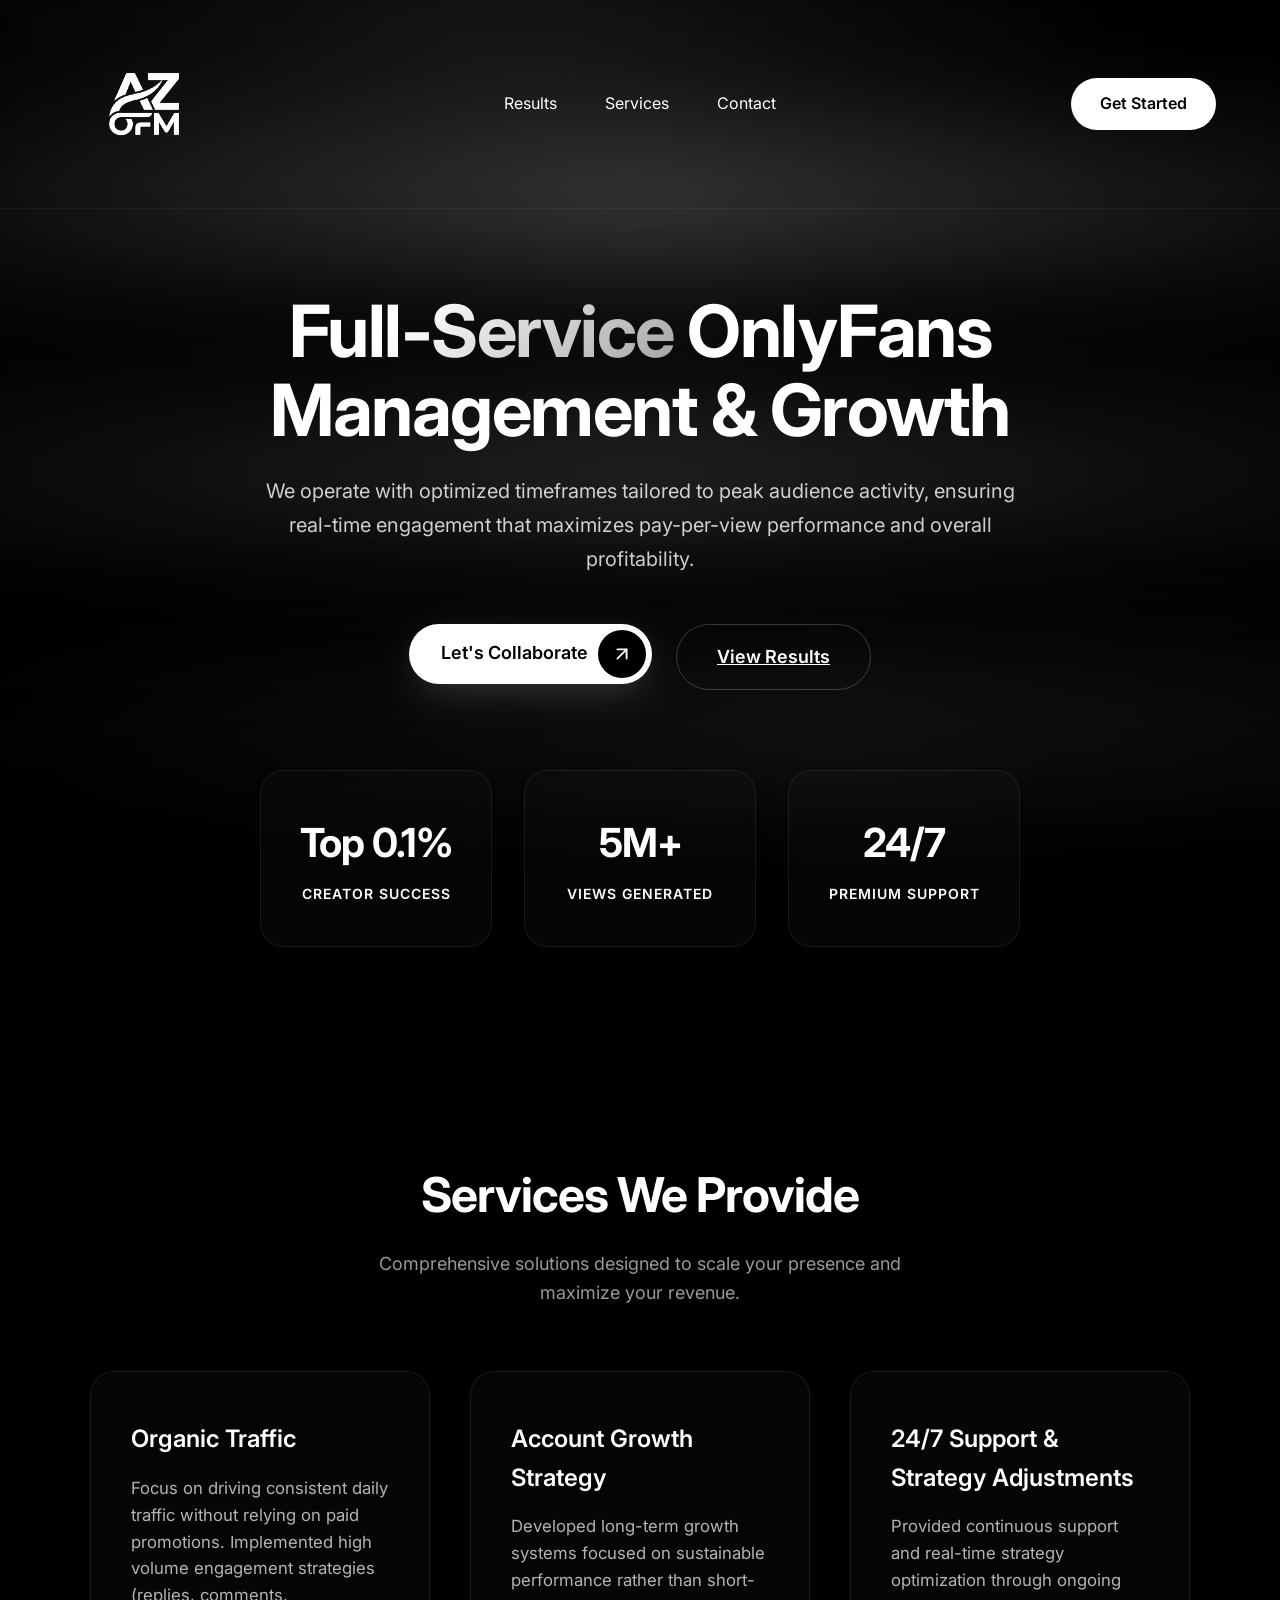
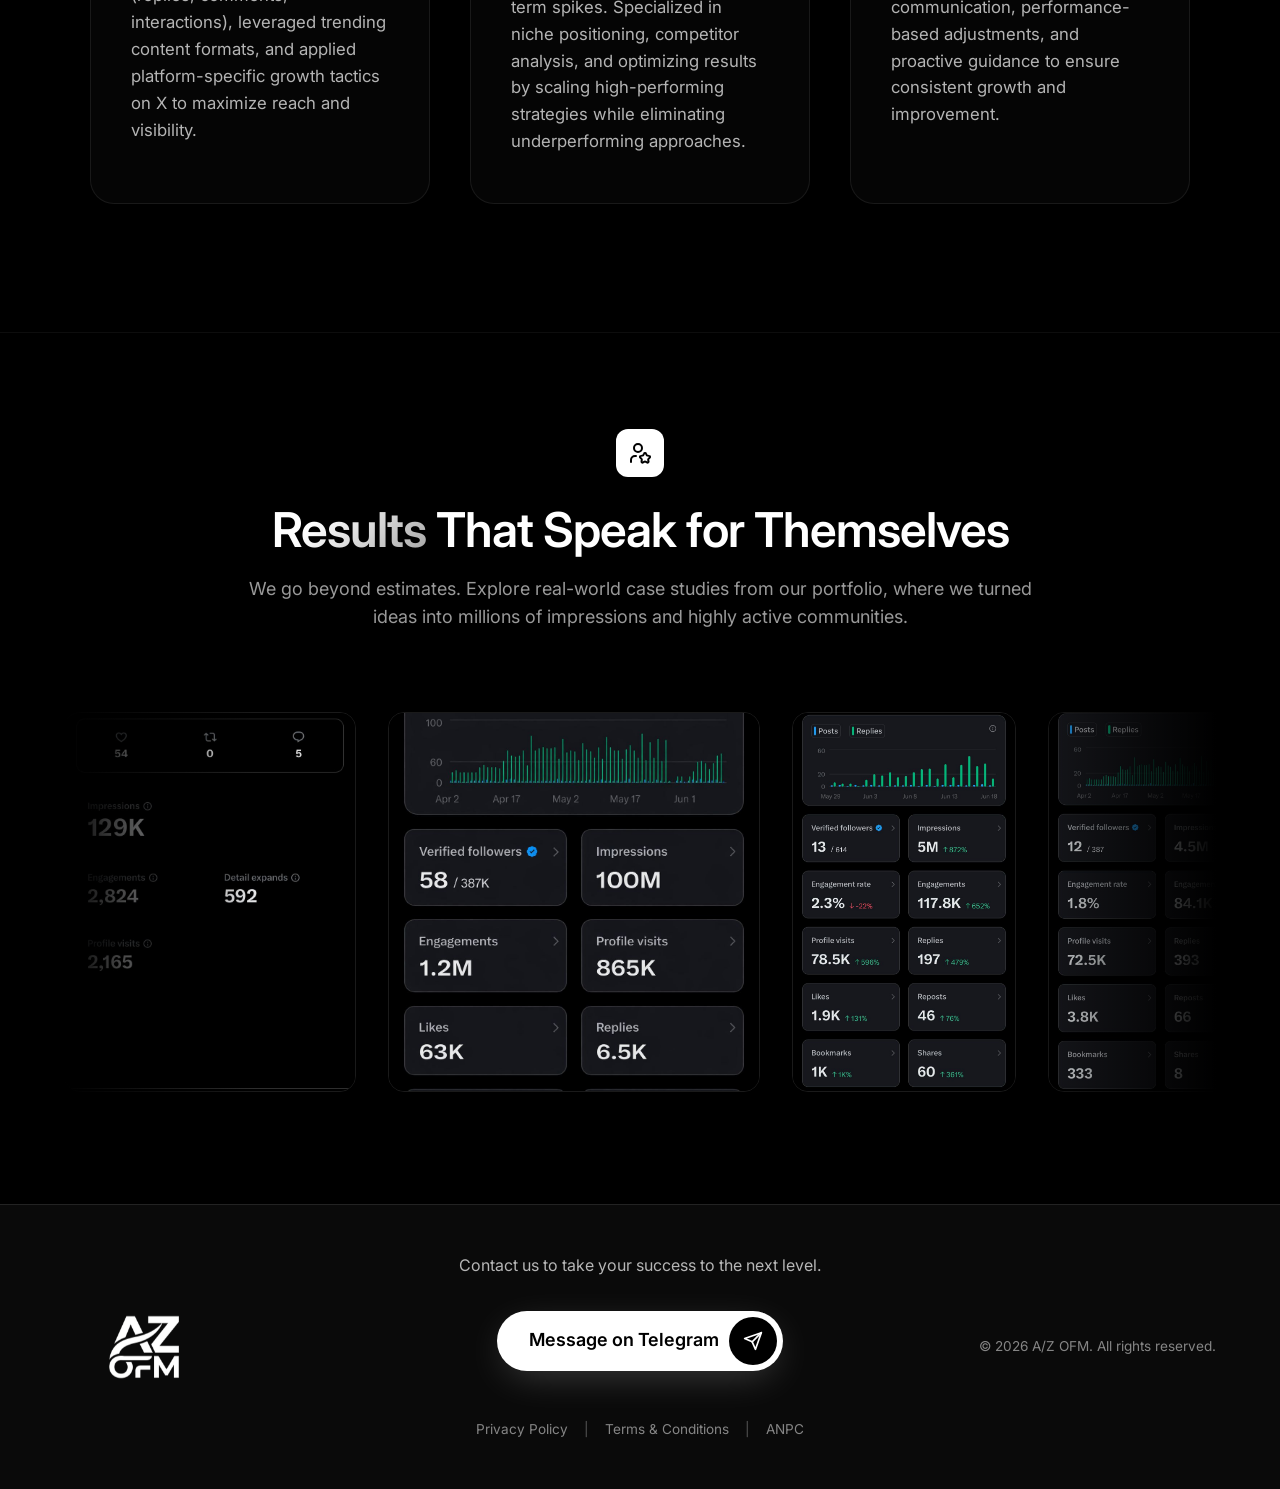
<file: index.html>
<!DOCTYPE html>
<html lang="ro">
<head>
    <meta charset="UTF-8">
    <meta name="viewport" content="width=device-width, initial-scale=1.0">
    <title>A/Z OFM - Financial Engineering</title>
    <link href="https://fonts.googleapis.com/css2?family=Inter:wght@300;400;600&display=swap" rel="stylesheet">
    <link rel="stylesheet" href="style.css">
</head>
<body>
    <!-- Ethereal Beams Background CSS -->
    <div class="ethereal-beams">
        <div class="beam beam-1"></div>
        <div class="beam beam-2"></div>
        <div class="beam beam-3"></div>
        <div class="beam beam-4"></div>
    </div>

    <!-- Absolute Logo to fix CSS Blend Mode Transparency -->
    <div class="logo-absolute">
        <a href="#"><img src="user_logo_black.png" alt="A/Z OFM Logo"></a>
    </div>

    <!-- Navbar -->
    <nav class="navbar">
        <div class="logo-spacer"></div>
        <ul class="nav-links">
            <li><a href="#results" class="nav-link">Results</a></li>
            <li><a href="#services" class="nav-link">Services</a></li>
            <li><a href="#contact" class="nav-link">Contact</a></li>
        </ul>
        <div class="nav-action">
            <a href="#contact" class="btn-primary btn-rounded">Get Started</a>
        </div>
    </nav>

    <!-- Hero Section (Ethereal Template Layout) -->
    <section class="hero">
        <div class="hero-content mx-auto">
            
            <!-- Main Heading cu textul dorit -->
            <h1 class="hero-title">
                <span class="gradient-text">Full-Service</span> OnlyFans<br>
                Management & Growth
            </h1>
            
            <!-- Subtitle cu textul dorit -->
            <p>We operate with optimized timeframes tailored to peak audience activity, ensuring real-time engagement that maximizes pay-per-view performance and overall profitability.</p>

            <!-- CTA Buttons -->
            <div class="hero-buttons">
                <a href="#contact" class="btn-animated-icon shadow-glow">
                    <span class="btn-text">Let's Collaborate</span>
                    <div class="btn-icon">
                        <svg xmlns="http://www.w3.org/2000/svg" width="22" height="22" viewBox="0 0 24 24" fill="none" stroke="currentColor" stroke-width="2" stroke-linecap="round" stroke-linejoin="round"><line x1="7" y1="17" x2="17" y2="7"></line><polyline points="7 7 17 7 17 17"></polyline></svg>
                    </div>
                </a>
                <a href="#results" class="btn-outline btn-lg">View Results</a>
            </div>

            <!-- Stats under the text -->
            <div class="hero-stats">
                <div class="stat-item">
                    <div class="stat-value">Top 0.1%</div>
                    <div class="stat-label">Creator Success</div>
                </div>
                <div class="stat-item">
                    <div class="stat-value">5M+</div>
                    <div class="stat-label">Views Generated</div>
                </div>
                <div class="stat-item">
                    <div class="stat-value">24/7</div>
                    <div class="stat-label">Premium Support</div>
                </div>
            </div>
            
        </div>
    </section>
    <div class="overlay-gradient"></div>

    <!-- Services -->
    <section id="services" class="services">
        <h2>Services We Provide</h2>
        <p class="section-subtitle">Comprehensive solutions designed to scale your presence and maximize your revenue.</p>
        <div class="service-grid">
            <div class="service-card">
                <h3>Organic Traffic</h3>
                <p>Focus on driving consistent daily traffic without relying on paid promotions. Implemented high volume engagement strategies (replies, comments, interactions), leveraged trending content formats, and applied platform-specific growth tactics on X to maximize reach and visibility.</p>
            </div>
            <div class="service-card">
                <h3>Account Growth Strategy</h3>
                <p>Developed long-term growth systems focused on sustainable performance rather than short-term spikes. Specialized in niche positioning, competitor analysis, and optimizing results by scaling high-performing strategies while eliminating underperforming approaches.</p>
            </div>
            <div class="service-card">
                <h3>24/7 Support & Strategy Adjustments</h3>
                <p>Provided continuous support and real-time strategy optimization through ongoing communication, performance-based adjustments, and proactive guidance to ensure consistent growth and improvement.</p>
            </div>
        </div>
    </section>

    <!-- Demonstrated Analytics & Growth (Marquee) -->
    <section id="results" class="marquee-section">
        <div class="marquee-header">
            <div class="header-icon">
                <svg xmlns="http://www.w3.org/2000/svg" width="24" height="24" viewBox="0 0 24 24" fill="none" stroke="currentColor" stroke-width="2" stroke-linecap="round" stroke-linejoin="round" class="lucide lucide-user-star"><path d="M16.051 12.616a1 1 0 0 1 1.909.024l.737 1.452a1 1 0 0 0 .737.535l1.634.256a1 1 0 0 1 .588 1.806l-1.172 1.168a1 1 0 0 0-.282.866l.259 1.613a1 1 0 0 1-1.541 1.134l-1.465-.75a1 1 0 0 0-.912 0l-1.465.75a1 1 0 0 1-1.539-1.133l.258-1.613a1 1 0 0 0-.282-.866l-1.156-1.153a1 1 0 0 1 .572-1.822l1.633-.256a1 1 0 0 0 .737-.535z"/><path d="M8 15H7a4 4 0 0 0-4 4v2"/><circle cx="10" cy="7" r="4"/></svg>
            </div>
            <h2><span class="gradient-text">Results</span> That Speak for Themselves</h2>
            <p>We go beyond estimates. Explore real-world case studies from our portfolio, where we turned ideas into millions of impressions and highly active communities.</p>
        </div>

        <div class="marquee-wrapper">
            <div class="fade-left"></div>
            <div class="fade-right"></div>
            
            <div class="marquee-track">
                <!-- Group 1 -->
                <div class="marquee-content shadow-glow">
                    <img src="WhatsApp Image 2026-03-30 at 13.10.12.jpeg" alt="Analytics View 1">
                    <img src="WhatsApp Image 2026-03-30 at 13.10.13 (1).jpeg" alt="Analytics View 2">
                    <img src="WhatsApp Image 2026-03-30 at 13.10.13 (2).jpeg" alt="Analytics View 3">
                    <img src="WhatsApp Image 2026-03-30 at 13.10.13.jpeg" alt="Analytics View 4">
                    <img src="WhatsApp Image 2026-03-30 at 13.10.14 (1).jpeg" alt="Analytics View 5">
                    <img src="WhatsApp Image 2026-03-30 at 13.10.14 (2).jpeg" alt="Analytics View 6">
                    <img src="WhatsApp Image 2026-03-30 at 13.10.14.jpeg" alt="Analytics View 7">
                </div>
                <!-- Group 2 (Duplicate for loop) -->
                <div class="marquee-content shadow-glow" aria-hidden="true">
                    <img src="WhatsApp Image 2026-03-30 at 13.10.12.jpeg" alt="Analytics View 1">
                    <img src="WhatsApp Image 2026-03-30 at 13.10.13 (1).jpeg" alt="Analytics View 2">
                    <img src="WhatsApp Image 2026-03-30 at 13.10.13 (2).jpeg" alt="Analytics View 3">
                    <img src="WhatsApp Image 2026-03-30 at 13.10.13.jpeg" alt="Analytics View 4">
                    <img src="WhatsApp Image 2026-03-30 at 13.10.14 (1).jpeg" alt="Analytics View 5">
                    <img src="WhatsApp Image 2026-03-30 at 13.10.14 (2).jpeg" alt="Analytics View 6">
                    <img src="WhatsApp Image 2026-03-30 at 13.10.14.jpeg" alt="Analytics View 7">
                </div>
            </div>
        </div>
    </section>

    <!-- Footer -->
    <footer id="contact">
        <div class="footer-logo-container">
            <img src="user_logo_black.png" alt="A/Z OFM Logo" class="footer-logo">
        </div>
        <div class="footer-content">
            <p>Contact us to take your success to the next level.</p>
            <div class="social-links mt-4">
                <a href="https://t.me/azofm04" target="_blank" rel="noopener noreferrer" class="btn-animated-icon shadow-glow">
                    <span class="btn-text">Message on Telegram</span>
                    <div class="btn-icon">
                        <svg xmlns="http://www.w3.org/2000/svg" width="20" height="20" viewBox="0 0 24 24" fill="none" stroke="currentColor" stroke-width="2" stroke-linecap="round" stroke-linejoin="round"><path d="m22 2-7 20-4-9-9-4Z"></path><path d="M22 2 11 13"></path></svg>
                    </div>
                </a>
            </div>
            <div class="legal-links mt-6">
                <a href="#">Privacy Policy</a>
                <span class="mx-2 opacity-50">|</span>
                <a href="#">Terms & Conditions</a>
                <span class="mx-2 opacity-50">|</span>
                <a href="https://anpc.ro/" target="_blank" rel="noopener noreferrer">ANPC</a>
            </div>
        </div>
        <div class="footer-right">
            <span class="copyright-text">&copy; 2026 A/Z OFM. All rights reserved.</span>
        </div>
    </footer>
</body>
</html>
</file>
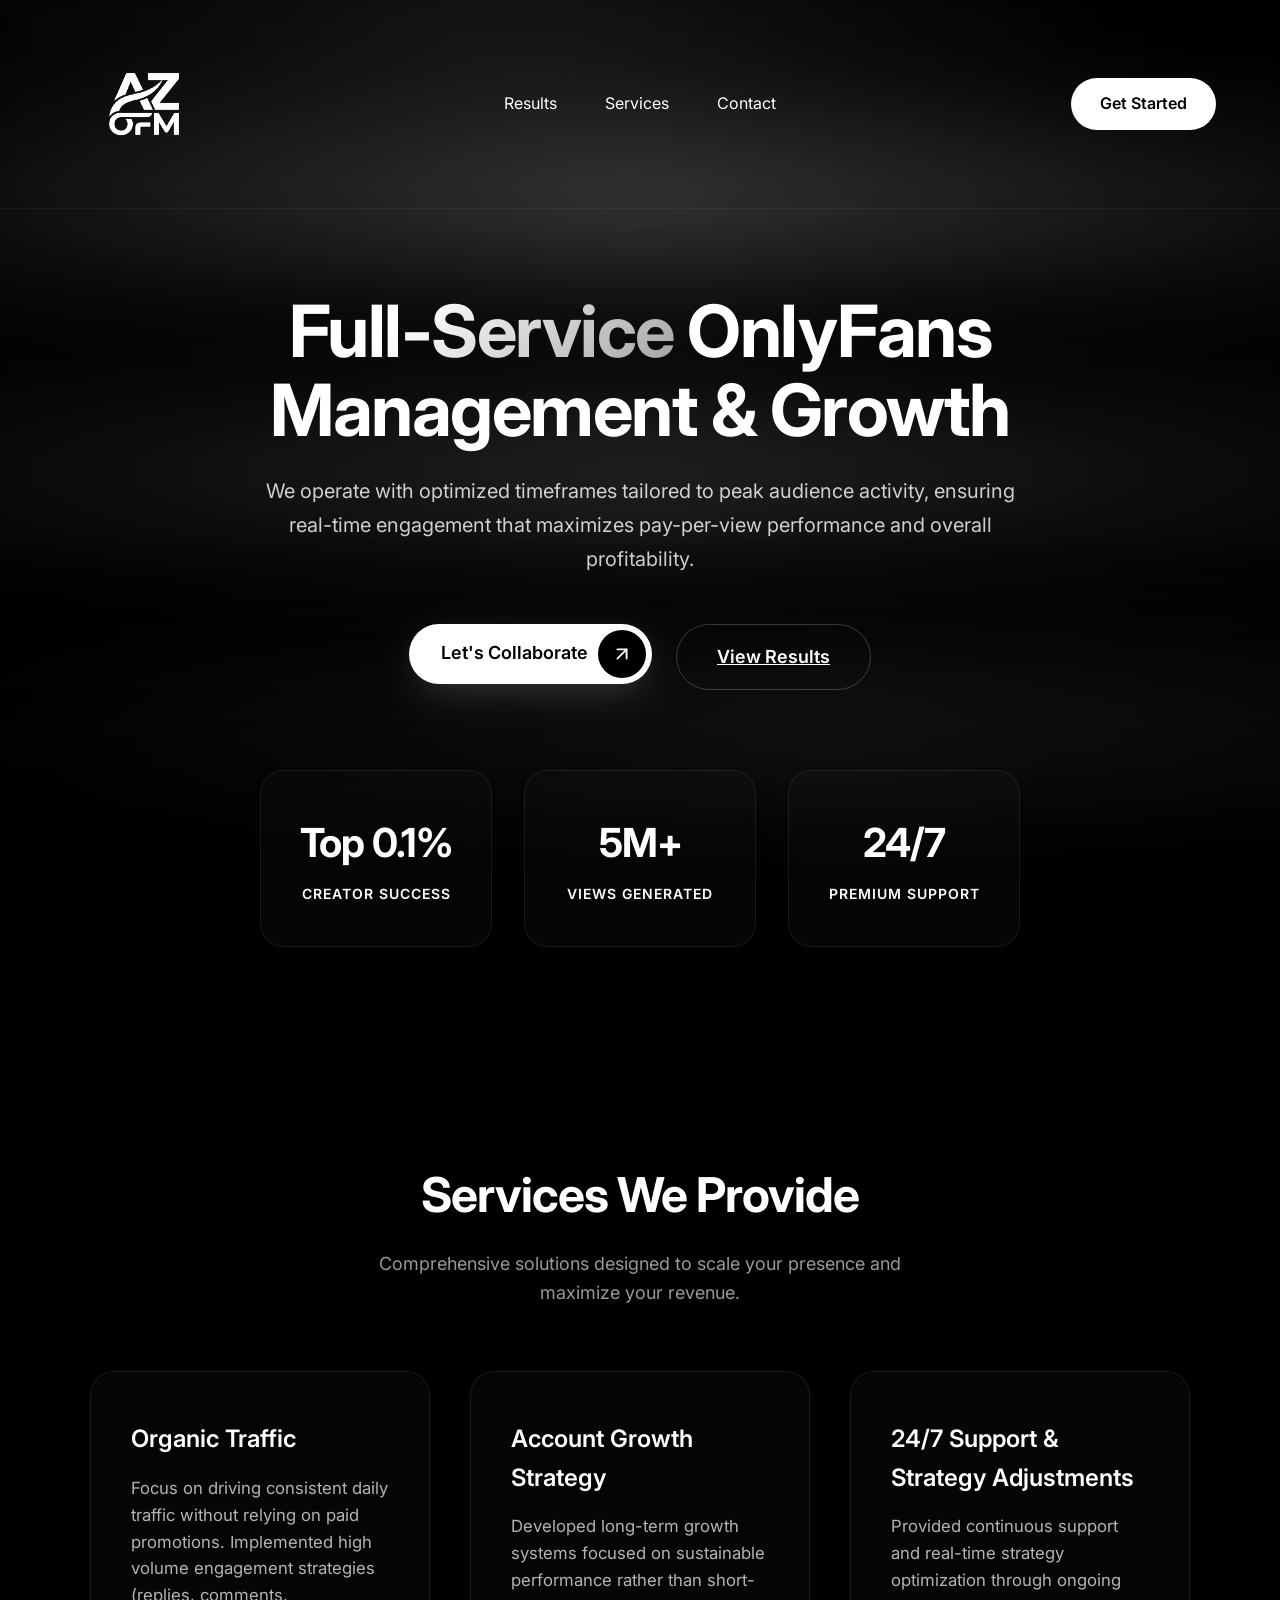
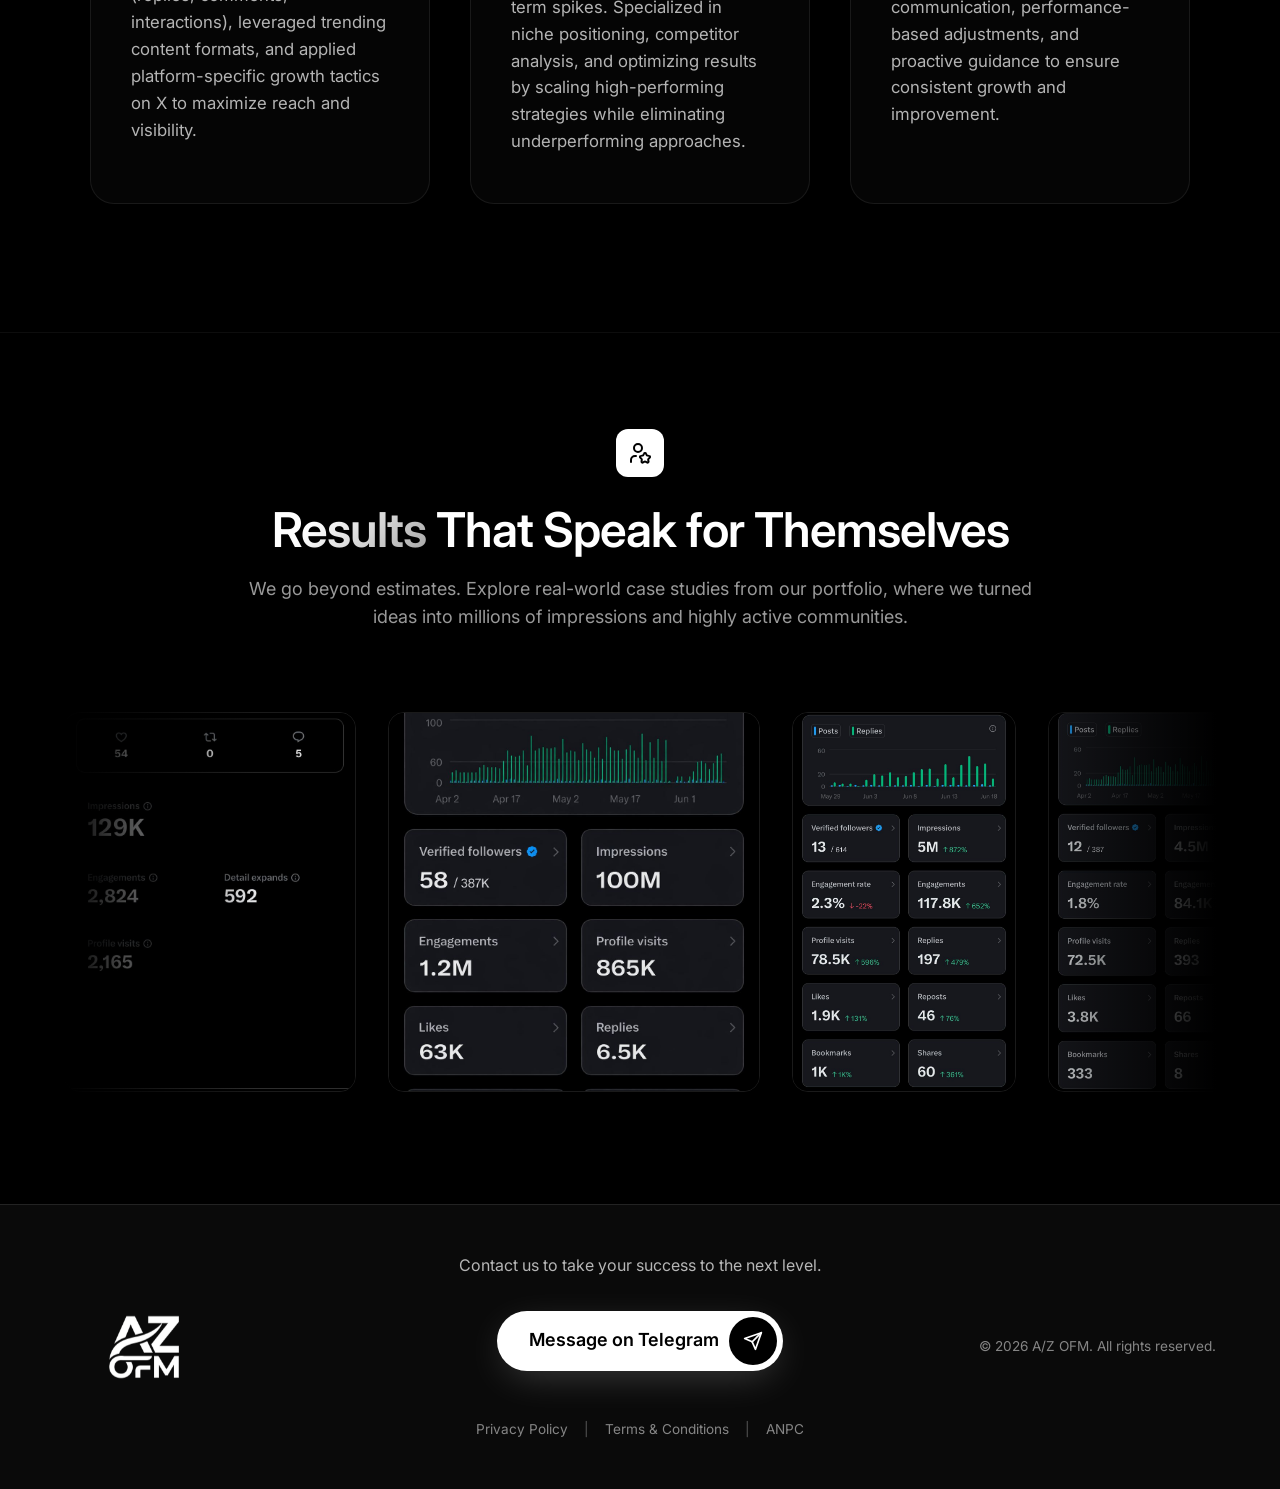
<file: OF Agency/index.html>
<!DOCTYPE html>
<html lang="ro">
<head>
    <meta charset="UTF-8">
    <meta name="viewport" content="width=device-width, initial-scale=1.0">
    <title>A/Z OFM - Financial Engineering</title>
    <link href="https://fonts.googleapis.com/css2?family=Inter:wght@300;400;600&display=swap" rel="stylesheet">
    <link rel="stylesheet" href="style.css">
</head>
<body>
    <!-- Ethereal Beams Background CSS -->
    <div class="ethereal-beams">
        <div class="beam beam-1"></div>
        <div class="beam beam-2"></div>
        <div class="beam beam-3"></div>
        <div class="beam beam-4"></div>
    </div>

    <!-- Absolute Logo to fix CSS Blend Mode Transparency -->
    <div class="logo-absolute">
        <a href="#"><img src="user_logo_black.png" alt="A/Z OFM Logo"></a>
    </div>

    <!-- Navbar -->
    <nav class="navbar">
        <div class="logo-spacer"></div>
        <ul class="nav-links">
            <li><a href="#results" class="nav-link">Results</a></li>
            <li><a href="#services" class="nav-link">Services</a></li>
            <li><a href="#contact" class="nav-link">Contact</a></li>
        </ul>
        <div class="nav-action">
            <a href="#contact" class="btn-primary btn-rounded">Get Started</a>
        </div>
    </nav>

    <!-- Hero Section (Ethereal Template Layout) -->
    <section class="hero">
        <div class="hero-content mx-auto">
            
            <!-- Main Heading cu textul dorit -->
            <h1 class="hero-title">
                <span class="gradient-text">Full-Service</span> OnlyFans<br>
                Management & Growth
            </h1>
            
            <!-- Subtitle cu textul dorit -->
            <p>We operate with optimized timeframes tailored to peak audience activity, ensuring real-time engagement that maximizes pay-per-view performance and overall profitability.</p>

            <!-- CTA Buttons -->
            <div class="hero-buttons">
                <a href="#contact" class="btn-animated-icon shadow-glow">
                    <span class="btn-text">Let's Collaborate</span>
                    <div class="btn-icon">
                        <svg xmlns="http://www.w3.org/2000/svg" width="22" height="22" viewBox="0 0 24 24" fill="none" stroke="currentColor" stroke-width="2" stroke-linecap="round" stroke-linejoin="round"><line x1="7" y1="17" x2="17" y2="7"></line><polyline points="7 7 17 7 17 17"></polyline></svg>
                    </div>
                </a>
                <a href="#results" class="btn-outline btn-lg">View Results</a>
            </div>

            <!-- Stats under the text -->
            <div class="hero-stats">
                <div class="stat-item">
                    <div class="stat-value">Top 0.1%</div>
                    <div class="stat-label">Creator Success</div>
                </div>
                <div class="stat-item">
                    <div class="stat-value">5M+</div>
                    <div class="stat-label">Views Generated</div>
                </div>
                <div class="stat-item">
                    <div class="stat-value">24/7</div>
                    <div class="stat-label">Premium Support</div>
                </div>
            </div>
            
        </div>
    </section>
    <div class="overlay-gradient"></div>

    <!-- Services -->
    <section id="services" class="services">
        <h2>Services We Provide</h2>
        <p class="section-subtitle">Comprehensive solutions designed to scale your presence and maximize your revenue.</p>
        <div class="service-grid">
            <div class="service-card">
                <h3>Organic Traffic</h3>
                <p>Focus on driving consistent daily traffic without relying on paid promotions. Implemented high volume engagement strategies (replies, comments, interactions), leveraged trending content formats, and applied platform-specific growth tactics on X to maximize reach and visibility.</p>
            </div>
            <div class="service-card">
                <h3>Account Growth Strategy</h3>
                <p>Developed long-term growth systems focused on sustainable performance rather than short-term spikes. Specialized in niche positioning, competitor analysis, and optimizing results by scaling high-performing strategies while eliminating underperforming approaches.</p>
            </div>
            <div class="service-card">
                <h3>24/7 Support & Strategy Adjustments</h3>
                <p>Provided continuous support and real-time strategy optimization through ongoing communication, performance-based adjustments, and proactive guidance to ensure consistent growth and improvement.</p>
            </div>
        </div>
    </section>

    <!-- Demonstrated Analytics & Growth (Marquee) -->
    <section id="results" class="marquee-section">
        <div class="marquee-header">
            <div class="header-icon">
                <svg xmlns="http://www.w3.org/2000/svg" width="24" height="24" viewBox="0 0 24 24" fill="none" stroke="currentColor" stroke-width="2" stroke-linecap="round" stroke-linejoin="round" class="lucide lucide-user-star"><path d="M16.051 12.616a1 1 0 0 1 1.909.024l.737 1.452a1 1 0 0 0 .737.535l1.634.256a1 1 0 0 1 .588 1.806l-1.172 1.168a1 1 0 0 0-.282.866l.259 1.613a1 1 0 0 1-1.541 1.134l-1.465-.75a1 1 0 0 0-.912 0l-1.465.75a1 1 0 0 1-1.539-1.133l.258-1.613a1 1 0 0 0-.282-.866l-1.156-1.153a1 1 0 0 1 .572-1.822l1.633-.256a1 1 0 0 0 .737-.535z"/><path d="M8 15H7a4 4 0 0 0-4 4v2"/><circle cx="10" cy="7" r="4"/></svg>
            </div>
            <h2><span class="gradient-text">Results</span> That Speak for Themselves</h2>
            <p>We go beyond estimates. Explore real-world case studies from our portfolio, where we turned ideas into millions of impressions and highly active communities.</p>
        </div>

        <div class="marquee-wrapper">
            <div class="fade-left"></div>
            <div class="fade-right"></div>
            
            <div class="marquee-track">
                <!-- Group 1 -->
                <div class="marquee-content shadow-glow">
                    <img src="WhatsApp Image 2026-03-30 at 13.10.12.jpeg" alt="Analytics View 1">
                    <img src="WhatsApp Image 2026-03-30 at 13.10.13 (1).jpeg" alt="Analytics View 2">
                    <img src="WhatsApp Image 2026-03-30 at 13.10.13 (2).jpeg" alt="Analytics View 3">
                    <img src="WhatsApp Image 2026-03-30 at 13.10.13.jpeg" alt="Analytics View 4">
                    <img src="WhatsApp Image 2026-03-30 at 13.10.14 (1).jpeg" alt="Analytics View 5">
                    <img src="WhatsApp Image 2026-03-30 at 13.10.14 (2).jpeg" alt="Analytics View 6">
                    <img src="WhatsApp Image 2026-03-30 at 13.10.14.jpeg" alt="Analytics View 7">
                </div>
                <!-- Group 2 (Duplicate for loop) -->
                <div class="marquee-content shadow-glow" aria-hidden="true">
                    <img src="WhatsApp Image 2026-03-30 at 13.10.12.jpeg" alt="Analytics View 1">
                    <img src="WhatsApp Image 2026-03-30 at 13.10.13 (1).jpeg" alt="Analytics View 2">
                    <img src="WhatsApp Image 2026-03-30 at 13.10.13 (2).jpeg" alt="Analytics View 3">
                    <img src="WhatsApp Image 2026-03-30 at 13.10.13.jpeg" alt="Analytics View 4">
                    <img src="WhatsApp Image 2026-03-30 at 13.10.14 (1).jpeg" alt="Analytics View 5">
                    <img src="WhatsApp Image 2026-03-30 at 13.10.14 (2).jpeg" alt="Analytics View 6">
                    <img src="WhatsApp Image 2026-03-30 at 13.10.14.jpeg" alt="Analytics View 7">
                </div>
            </div>
        </div>
    </section>

    <!-- Footer -->
    <footer id="contact">
        <div class="footer-logo-container">
            <img src="user_logo_black.png" alt="A/Z OFM Logo" class="footer-logo">
        </div>
        <div class="footer-content">
            <p>Contact us to take your success to the next level.</p>
            <div class="social-links mt-4">
                <a href="https://t.me/stefanostf" target="_blank" rel="noopener noreferrer" class="btn-animated-icon shadow-glow">
                    <span class="btn-text">Message on Telegram</span>
                    <div class="btn-icon">
                        <svg xmlns="http://www.w3.org/2000/svg" width="20" height="20" viewBox="0 0 24 24" fill="none" stroke="currentColor" stroke-width="2" stroke-linecap="round" stroke-linejoin="round"><path d="m22 2-7 20-4-9-9-4Z"></path><path d="M22 2 11 13"></path></svg>
                    </div>
                </a>
            </div>
            <div class="legal-links mt-6">
                <a href="#">Privacy Policy</a>
                <span class="mx-2 opacity-50">|</span>
                <a href="#">Terms & Conditions</a>
                <span class="mx-2 opacity-50">|</span>
                <a href="https://anpc.ro/" target="_blank" rel="noopener noreferrer">ANPC</a>
            </div>
        </div>
        <div class="footer-right">
            <span class="copyright-text">&copy; 2026 A/Z OFM. All rights reserved.</span>
        </div>
    </footer>
</body>
</html>
</file>
<file: style.css>
:root {
    --bg-color: #000000;
    --text-color: #ffffff;
    --accent-color: #ffffff;
    --card-bg: #0a0a0a;
    --transition-speed: 0.3s;
}

* {
    margin: 0;
    padding: 0;
    box-sizing: border-box;
}

body {
    font-family: 'Inter', sans-serif;
    background-color: var(--bg-color);
    color: var(--text-color);
    line-height: 1.6;
    scroll-behavior: smooth;
}

/* Ethereal Beams Background */
.ethereal-beams {
    position: fixed;
    top: 0;
    left: 0;
    width: 100vw;
    height: 100vh;
    z-index: -5;
    overflow: hidden;
    background-color: #000000;
}

.beam {
    position: absolute;
    width: 150vw;
    height: 15vh;
    background: linear-gradient(90deg, transparent, rgba(255, 255, 255, 0.4), transparent);
    filter: blur(60px);
    opacity: 0.6;
    animation: drift 15s infinite alternate ease-in-out;
    transform-origin: center;
}

.beam-1 {
    top: 15%;
    left: -25%;
    animation-name: drift-1;
    animation-duration: 18s;
}

.beam-2 {
    top: 45%;
    right: -25%;
    background: linear-gradient(90deg, transparent, rgba(220, 220, 225, 0.3), transparent);
    animation-name: drift-2;
    animation-duration: 22s;
}

.beam-3 {
    top: 75%;
    left: -10%;
    background: linear-gradient(90deg, transparent, rgba(255, 255, 255, 0.25), transparent);
    animation-name: drift-3;
    animation-duration: 25s;
}

.beam-4 {
    top: -10%;
    right: 10%;
    width: 100vw;
    height: 25vh;
    background: linear-gradient(90deg, transparent, rgba(255, 255, 255, 0.15), transparent);
    animation-name: drift-4;
    animation-duration: 30s;
}

@keyframes drift-1 {
    0% { transform: translateY(0) rotate(35deg) scale(1); opacity: 0.3; }
    100% { transform: translateY(-100px) rotate(45deg) scale(1.2); opacity: 0.6; }
}
@keyframes drift-2 {
    0% { transform: translateY(0) rotate(-35deg) scale(1); opacity: 0.2; }
    100% { transform: translateY(150px) rotate(-25deg) scale(1.3); opacity: 0.5; }
}
@keyframes drift-3 {
    0% { transform: translateY(0) rotate(15deg) scale(1); opacity: 0.4; }
    100% { transform: translateY(-120px) rotate(5deg) scale(1.1); opacity: 0.2; }
}
@keyframes drift-4 {
    0% { transform: translateY(0) rotate(60deg) scale(1); opacity: 0.1; }
    100% { transform: translateY(200px) rotate(45deg) scale(1.5); opacity: 0.4; }
}

/* Navbar */
.navbar {
    display: grid;
    grid-template-columns: 1fr auto 1fr;
    align-items: center;
    padding: 1.5rem 5%;
    background-color: transparent;
    backdrop-filter: blur(8px);
    -webkit-backdrop-filter: blur(8px);
    position: sticky;
    top: 0;
    z-index: 100;
    border-bottom: 1px solid rgba(255, 255, 255, 0.05);
}

.logo-spacer {
    width: 200px;
    height: 160px;
}

.logo-absolute {
    position: fixed;
    top: 1.5rem;
    left: 5%;
    z-index: 105;
    mix-blend-mode: screen;
}

.logo-absolute img {
    height: 160px; 
    object-fit: contain;
    filter: brightness(1.2);
}

.nav-links {
    list-style: none;
    display: flex;
    gap: 3rem;
    align-items: center;
    justify-self: center;
}

.nav-links a {
    color: var(--text-color);
    text-decoration: none;
    font-weight: 400;
    transition: color var(--transition-speed);
}

.nav-links a:hover {
    color: var(--accent-color);
}

.nav-action {
    justify-self: end;
}

/* Buttons */
.btn-primary {
    background-color: var(--text-color);
    color: var(--bg-color);
    padding: 0.8rem 1.8rem;
    border-radius: 4px;
    font-weight: 600;
    text-decoration: none;
    transition: all var(--transition-speed);
    display: inline-block;
}

.btn-rounded {
    border-radius: 50px;
}

.btn-primary:hover {
    background-color: #e0e0e0;
    color: var(--bg-color);
    transform: translateY(-2px);
}

.mt-4 { margin-top: 2rem; }

/* Hero Section Ethereal Template Styles */
.hero {
    display: flex;
    align-items: center;
    justify-content: center;
    min-height: calc(100vh - 80px);
    text-align: center;
    padding: 2rem 5%;
    position: relative;
    z-index: 10;
}

.hero-content {
    max-width: 900px;
    margin: 0 auto;
    display: flex;
    flex-direction: column;
    align-items: center;
}

.hero-badge {
    display: inline-flex;
    align-items: center;
    background-color: rgba(255, 255, 255, 0.05);
    backdrop-filter: blur(10px);
    border: 1px solid rgba(255, 255, 255, 0.1);
    color: rgba(255, 255, 255, 0.9);
    padding: 0.5rem 1.2rem;
    border-radius: 50px;
    font-size: 0.875rem;
    margin-bottom: 2rem;
}

.icon-star {
    margin-right: 0.5rem;
    color: #ffffff;
}

.gradient-text {
    background: linear-gradient(135deg, #ffffff 30%, #a3a3a3 100%);
    -webkit-background-clip: text;
    background-clip: text;
    -webkit-text-fill-color: transparent;
    display: inline-block;
}

.hero h1 {
    font-size: 4.5rem;
    font-weight: 700;
    margin-bottom: 1.5rem;
    letter-spacing: -1.5px;
    line-height: 1.1;
}

.hero p {
    font-size: 1.25rem;
    font-weight: 400;
    color: rgba(255, 255, 255, 0.8);
    max-width: 760px;
    margin: 0 auto 3rem auto;
    line-height: 1.7;
}

.hero-buttons {
    display: flex;
    gap: 1.5rem;
    margin-bottom: 5rem;
    flex-wrap: wrap;
    justify-content: center;
}

.btn-lg {
    padding: 1.125rem 2.5rem;
    font-size: 1.125rem;
    border-radius: 50px;
    display: inline-flex;
    align-items: center;
    font-weight: 600;
    transition: all var(--transition-speed);
}

.shadow-glow {
    box-shadow: 0 10px 40px -10px rgba(255, 255, 255, 0.25);
}

.btn-animated-icon {
    position: relative;
    display: inline-flex;
    align-items: center;
    background-color: #ffffff; /* full white */
    color: #000000; /* text black */
    font-size: 1.125rem;
    font-weight: 600;
    height: 60px;
    border-radius: 50px;
    padding: 6px 64px 6px 32px; 
    transition: all 0.5s cubic-bezier(0.4, 0, 0.2, 1);
    overflow: hidden;
    text-decoration: none;
    cursor: pointer;
}

.btn-animated-icon:hover {
    padding: 6px 32px 6px 64px; 
}

.btn-animated-icon .btn-text {
    position: relative;
    z-index: 10;
    transition: all 0.5s cubic-bezier(0.4, 0, 0.2, 1);
}

.btn-animated-icon .btn-icon {
    position: absolute;
    right: 6px;
    width: 48px;
    height: 48px;
    background-color: #000000; /* black inner circle */
    color: #ffffff; /* white icon */
    border-radius: 50%;
    display: flex;
    align-items: center;
    justify-content: center;
    transition: all 0.5s cubic-bezier(0.4, 0, 0.2, 1);
}

.btn-animated-icon:hover .btn-icon {
    right: calc(100% - 54px);
    transform: rotate(45deg);
}

.btn-outline {
    background-color: transparent;
    border: 1px solid rgba(255, 255, 255, 0.2);
    color: var(--text-color);
}

.btn-outline:hover {
    background-color: rgba(255, 255, 255, 0.1);
    border-color: rgba(255, 255, 255, 0.3);
}

.hero-stats {
    display: grid;
    grid-template-columns: repeat(3, 1fr);
    gap: 2rem;
    width: 100%;
    max-width: 900px;
    margin: 0 auto;
}

.stat-item {
    text-align: center;
    padding: 2.5rem 2rem;
    background: rgba(255, 255, 255, 0.02);
    border: 1px solid rgba(255, 255, 255, 0.08);
    border-radius: 24px;
    backdrop-filter: blur(10px);
    transition: transform var(--transition-speed), border-color var(--transition-speed), box-shadow var(--transition-speed);
}

.stat-item:hover {
    transform: translateY(-5px);
    border-color: rgba(255, 255, 255, 0.4);
    box-shadow: 0 10px 30px -10px rgba(255, 255, 255, 0.1);
}

.stat-value {
    font-size: 2.5rem;
    font-weight: 700;
    color: #ffffff;
    margin-bottom: 0.5rem;
    letter-spacing: -1px;
}

.stat-label {
    font-size: 0.875rem;
    font-weight: 600;
    text-transform: uppercase;
    letter-spacing: 1px;
    color: var(--accent-color);
}

.overlay-gradient {
    position: absolute;
    bottom: 0;
    left: 0;
    width: 100%;
    height: 40vh;
    background: linear-gradient(to top, rgba(0,0,0,0.8), transparent);
    z-index: 5;
    pointer-events: none;
}

/* Services */
.services {
    padding: 8rem 5%;
    background-color: var(--bg-color);
    text-align: center;
}

.services h2 {
    font-size: 3rem;
    font-weight: 700;
    margin-bottom: 1rem;
    letter-spacing: -1px;
}

.section-subtitle {
    font-size: 1.125rem;
    color: rgba(255, 255, 255, 0.6);
    max-width: 600px;
    margin: 0 auto 4rem auto;
}

.service-grid {
    display: grid;
    grid-template-columns: repeat(auto-fit, minmax(320px, 1fr));
    gap: 2.5rem;
    max-width: 1100px;
    margin: 0 auto;
}

.service-card {
    background: rgba(255, 255, 255, 0.02);
    border: 1px solid rgba(255, 255, 255, 0.08);
    border-radius: 24px;
    padding: 3rem 2.5rem;
    text-align: left;
    backdrop-filter: blur(10px);
    transition: transform var(--transition-speed), border-color var(--transition-speed), box-shadow var(--transition-speed);
}

.service-card:hover {
    transform: translateY(-10px);
    border-color: rgba(255, 255, 255, 0.4);
    box-shadow: 0 15px 40px -10px rgba(255, 255, 255, 0.1);
}

.icon-wrapper {
    display: inline-flex;
    align-items: center;
    justify-content: center;
    width: 64px;
    height: 64px;
    border-radius: 16px;
    background: rgba(255, 255, 255, 0.05);
    color: #ffffff;
    margin-bottom: 2rem;
}

.service-card h3 {
    font-size: 1.5rem;
    font-weight: 600;
    margin-bottom: 1rem;
    color: #ffffff;
}

.service-card p {
    font-size: 1.05rem;
    color: rgba(255, 255, 255, 0.7);
    line-height: 1.6;
}

/* Marquee Results Section */
.marquee-section {
    padding: 6rem 5%;
    background-color: var(--bg-color); /* pure black */
    text-align: center;
    position: relative;
    border-top: 1px solid rgba(255, 255, 255, 0.05);
    overflow: hidden;
}

.marquee-header {
    max-width: 800px;
    margin: 0 auto 4rem auto;
    display: flex;
    flex-direction: column;
    align-items: center;
}

.header-icon {
    display: flex;
    align-items: center;
    justify-content: center;
    width: 48px;
    height: 48px;
    border-radius: 12px;
    background-color: #ffffff; /* Instead of blue, lets use pure white/black aesthetic */
    color: #000000;
    margin-bottom: 1.5rem;
}

.marquee-header h2 {
    font-size: 3rem;
    font-weight: 600;
    letter-spacing: -1px;
    margin-bottom: 1rem;
    line-height: 1.2;
}

.marquee-header p {
    color: rgba(255, 255, 255, 0.6);
    font-size: 1.125rem;
    line-height: 1.6;
}

.marquee-wrapper {
    position: relative;
    width: 100%;
    overflow: hidden;
    padding: 1rem 0;
}

.fade-left {
    position: absolute;
    top: 0;
    left: 0;
    z-index: 10;
    height: 100%;
    width: 15vw;
    background: linear-gradient(to right, rgba(0,0,0,1) 0%, transparent 100%);
    pointer-events: none;
}

.fade-right {
    position: absolute;
    top: 0;
    right: 0;
    z-index: 10;
    height: 100%;
    width: 15vw;
    background: linear-gradient(to left, rgba(0,0,0,1) 0%, transparent 100%);
    pointer-events: none;
}

.marquee-track {
    display: flex;
    overflow: hidden;
    gap: 2rem;
}

.marquee-track:hover .marquee-content {
    animation-play-state: paused;
}

.marquee-content {
    display: flex;
    flex-shrink: 0;
    gap: 2rem;
    min-width: 100%;
    animation: marquee-scroll 45s linear infinite;
}

@keyframes marquee-scroll {
    from { transform: translateX(0); }
    to { transform: translateX(calc(-100% - 2rem)); }
}

.marquee-content img {
    height: 380px; 
    border-radius: 16px;
    object-fit: cover;
    border: 1px solid rgba(255,255,255,0.1);
    transition: all 0.4s ease;
    cursor: pointer;
}

.marquee-content img:hover {
    transform: scale(1.02);
    box-shadow: 0 0 30px rgba(255, 255, 255, 0.1);
}

/* Footer */
footer {
    display: grid;
    grid-template-columns: 1fr auto 1fr;
    align-items: center;
    padding: 3rem 5%;
    border-top: 1px solid rgba(255, 255, 255, 0.1);
    background-color: var(--card-bg);
}

.footer-logo-container {
    display: flex;
    justify-content: flex-start;
}

.footer-content {
    text-align: center;
}

.footer-content p {
    color: rgba(255, 255, 255, 0.7);
    margin-bottom: 1.5rem;
}

.legal-links {
    display: flex;
    justify-content: center;
    align-items: center;
    gap: 1rem;
    margin-top: 3rem;
}

.legal-links a {
    color: rgba(255, 255, 255, 0.5);
    font-size: 0.85rem;
    text-decoration: none;
    transition: color var(--transition-speed);
    font-weight: 400;
}

.legal-links a:hover {
    color: #ffffff;
}

.legal-links span {
    color: rgba(255, 255, 255, 0.3);
    font-size: 0.85rem;
}

.copyright-text {
    font-size: 0.85rem;
    color: rgba(255, 255, 255, 0.5);
    font-weight: 400;
}

.footer-right {
    display: flex;
    justify-content: flex-end;
    align-items: center;
}

.footer-logo-container {
    display: flex;
    justify-content: flex-start;
    align-items: center;
}

.footer-logo {
    max-height: 160px;
    mix-blend-mode: screen;
}

.footer p {
    color: #a0a0a0;
    margin-bottom: 2rem;
    font-weight: 300;
}

.btn-secondary {
    border: 1px solid var(--text-color);
    color: var(--text-color);
    padding: 0.8rem 1.5rem;
    border-radius: 4px;
    text-decoration: none;
    transition: all var(--transition-speed);
}

.btn-secondary:hover {
    background-color: var(--text-color);
    color: var(--bg-color);
}

/* Responsive Mobile Layout Fixes */
@media (max-width: 768px) {
    /* Fonts and Hero */
    .hero h1 {
        font-size: 2.5rem;
    }
    .hero p {
        font-size: 1rem;
    }
    .hero-buttons {
        flex-direction: column;
        width: 100%;
        align-items: stretch;
    }
    .btn-animated-icon {
        width: 100%;
        justify-content: center;
    }
    .btn-lg {
        width: 100%;
        justify-content: center;
    }

    /* Navbar & Logo Header */
    .nav-links {
        display: none; 
    }
    .logo-absolute {
        position: relative;
        left: auto;
        top: auto;
        width: 100%;
        display: flex;
        justify-content: center;
        margin-top: 2rem;
    }
    .logo-absolute img {
        height: 100px;
    }
    .navbar {
        display: flex;
        flex-direction: column;
        align-items: center;
        padding-top: 1rem;
    }
    .logo-spacer {
        display: none;
    }
    .nav-action {
        width: 100%;
        display: flex;
        justify-content: center;
    }

    /* Stats & Results */
    .hero-stats {
        grid-template-columns: 1fr;
        gap: 1rem;
    }
    .marquee-header h2 {
        font-size: 2rem;
    }
    .marquee-content img {
        height: 250px;
    }
    .fade-left, .fade-right {
        width: 5vw;
    }

    /* Footer */
    footer {
        display: flex;
        flex-direction: column;
        padding: 3rem 5%;
        gap: 2rem;
        text-align: center;
    }
    .footer-logo-container {
        justify-content: center;
    }
    .footer-logo {
        max-height: 100px;
    }
    .footer-right {
        justify-content: center;
    }
    .legal-links {
        flex-direction: column;
        gap: 1rem;
    }
    .legal-links span {
        display: none;
    }
}
</file>
<file: OF Agency/style.css>
:root {
    --bg-color: #000000;
    --text-color: #ffffff;
    --accent-color: #ffffff;
    --card-bg: #0a0a0a;
    --transition-speed: 0.3s;
}

* {
    margin: 0;
    padding: 0;
    box-sizing: border-box;
}

body {
    font-family: 'Inter', sans-serif;
    background-color: var(--bg-color);
    color: var(--text-color);
    line-height: 1.6;
    scroll-behavior: smooth;
}

/* Ethereal Beams Background */
.ethereal-beams {
    position: fixed;
    top: 0;
    left: 0;
    width: 100vw;
    height: 100vh;
    z-index: -5;
    overflow: hidden;
    background-color: #000000;
}

.beam {
    position: absolute;
    width: 150vw;
    height: 15vh;
    background: linear-gradient(90deg, transparent, rgba(255, 255, 255, 0.4), transparent);
    filter: blur(60px);
    opacity: 0.6;
    animation: drift 15s infinite alternate ease-in-out;
    transform-origin: center;
}

.beam-1 {
    top: 15%;
    left: -25%;
    animation-name: drift-1;
    animation-duration: 18s;
}

.beam-2 {
    top: 45%;
    right: -25%;
    background: linear-gradient(90deg, transparent, rgba(220, 220, 225, 0.3), transparent);
    animation-name: drift-2;
    animation-duration: 22s;
}

.beam-3 {
    top: 75%;
    left: -10%;
    background: linear-gradient(90deg, transparent, rgba(255, 255, 255, 0.25), transparent);
    animation-name: drift-3;
    animation-duration: 25s;
}

.beam-4 {
    top: -10%;
    right: 10%;
    width: 100vw;
    height: 25vh;
    background: linear-gradient(90deg, transparent, rgba(255, 255, 255, 0.15), transparent);
    animation-name: drift-4;
    animation-duration: 30s;
}

@keyframes drift-1 {
    0% { transform: translateY(0) rotate(35deg) scale(1); opacity: 0.3; }
    100% { transform: translateY(-100px) rotate(45deg) scale(1.2); opacity: 0.6; }
}
@keyframes drift-2 {
    0% { transform: translateY(0) rotate(-35deg) scale(1); opacity: 0.2; }
    100% { transform: translateY(150px) rotate(-25deg) scale(1.3); opacity: 0.5; }
}
@keyframes drift-3 {
    0% { transform: translateY(0) rotate(15deg) scale(1); opacity: 0.4; }
    100% { transform: translateY(-120px) rotate(5deg) scale(1.1); opacity: 0.2; }
}
@keyframes drift-4 {
    0% { transform: translateY(0) rotate(60deg) scale(1); opacity: 0.1; }
    100% { transform: translateY(200px) rotate(45deg) scale(1.5); opacity: 0.4; }
}

/* Navbar */
.navbar {
    display: grid;
    grid-template-columns: 1fr auto 1fr;
    align-items: center;
    padding: 1.5rem 5%;
    background-color: transparent;
    backdrop-filter: blur(8px);
    -webkit-backdrop-filter: blur(8px);
    position: sticky;
    top: 0;
    z-index: 100;
    border-bottom: 1px solid rgba(255, 255, 255, 0.05);
}

.logo-spacer {
    width: 200px;
    height: 160px;
}

.logo-absolute {
    position: fixed;
    top: 1.5rem;
    left: 5%;
    z-index: 105;
    mix-blend-mode: screen;
}

.logo-absolute img {
    height: 160px; 
    object-fit: contain;
    filter: brightness(1.2);
}

.nav-links {
    list-style: none;
    display: flex;
    gap: 3rem;
    align-items: center;
    justify-self: center;
}

.nav-links a {
    color: var(--text-color);
    text-decoration: none;
    font-weight: 400;
    transition: color var(--transition-speed);
}

.nav-links a:hover {
    color: var(--accent-color);
}

.nav-action {
    justify-self: end;
}

/* Buttons */
.btn-primary {
    background-color: var(--text-color);
    color: var(--bg-color);
    padding: 0.8rem 1.8rem;
    border-radius: 4px;
    font-weight: 600;
    text-decoration: none;
    transition: all var(--transition-speed);
    display: inline-block;
}

.btn-rounded {
    border-radius: 50px;
}

.btn-primary:hover {
    background-color: #e0e0e0;
    color: var(--bg-color);
    transform: translateY(-2px);
}

.mt-4 { margin-top: 2rem; }

/* Hero Section Ethereal Template Styles */
.hero {
    display: flex;
    align-items: center;
    justify-content: center;
    min-height: calc(100vh - 80px);
    text-align: center;
    padding: 2rem 5%;
    position: relative;
    z-index: 10;
}

.hero-content {
    max-width: 900px;
    margin: 0 auto;
    display: flex;
    flex-direction: column;
    align-items: center;
}

.hero-badge {
    display: inline-flex;
    align-items: center;
    background-color: rgba(255, 255, 255, 0.05);
    backdrop-filter: blur(10px);
    border: 1px solid rgba(255, 255, 255, 0.1);
    color: rgba(255, 255, 255, 0.9);
    padding: 0.5rem 1.2rem;
    border-radius: 50px;
    font-size: 0.875rem;
    margin-bottom: 2rem;
}

.icon-star {
    margin-right: 0.5rem;
    color: #ffffff;
}

.gradient-text {
    background: linear-gradient(135deg, #ffffff 30%, #a3a3a3 100%);
    -webkit-background-clip: text;
    background-clip: text;
    -webkit-text-fill-color: transparent;
    display: inline-block;
}

.hero h1 {
    font-size: 4.5rem;
    font-weight: 700;
    margin-bottom: 1.5rem;
    letter-spacing: -1.5px;
    line-height: 1.1;
}

.hero p {
    font-size: 1.25rem;
    font-weight: 400;
    color: rgba(255, 255, 255, 0.8);
    max-width: 760px;
    margin: 0 auto 3rem auto;
    line-height: 1.7;
}

.hero-buttons {
    display: flex;
    gap: 1.5rem;
    margin-bottom: 5rem;
    flex-wrap: wrap;
    justify-content: center;
}

.btn-lg {
    padding: 1.125rem 2.5rem;
    font-size: 1.125rem;
    border-radius: 50px;
    display: inline-flex;
    align-items: center;
    font-weight: 600;
    transition: all var(--transition-speed);
}

.shadow-glow {
    box-shadow: 0 10px 40px -10px rgba(255, 255, 255, 0.25);
}

.btn-animated-icon {
    position: relative;
    display: inline-flex;
    align-items: center;
    background-color: #ffffff; /* full white */
    color: #000000; /* text black */
    font-size: 1.125rem;
    font-weight: 600;
    height: 60px;
    border-radius: 50px;
    padding: 6px 64px 6px 32px; 
    transition: all 0.5s cubic-bezier(0.4, 0, 0.2, 1);
    overflow: hidden;
    text-decoration: none;
    cursor: pointer;
}

.btn-animated-icon:hover {
    padding: 6px 32px 6px 64px; 
}

.btn-animated-icon .btn-text {
    position: relative;
    z-index: 10;
    transition: all 0.5s cubic-bezier(0.4, 0, 0.2, 1);
}

.btn-animated-icon .btn-icon {
    position: absolute;
    right: 6px;
    width: 48px;
    height: 48px;
    background-color: #000000; /* black inner circle */
    color: #ffffff; /* white icon */
    border-radius: 50%;
    display: flex;
    align-items: center;
    justify-content: center;
    transition: all 0.5s cubic-bezier(0.4, 0, 0.2, 1);
}

.btn-animated-icon:hover .btn-icon {
    right: calc(100% - 54px);
    transform: rotate(45deg);
}

.btn-outline {
    background-color: transparent;
    border: 1px solid rgba(255, 255, 255, 0.2);
    color: var(--text-color);
}

.btn-outline:hover {
    background-color: rgba(255, 255, 255, 0.1);
    border-color: rgba(255, 255, 255, 0.3);
}

.hero-stats {
    display: grid;
    grid-template-columns: repeat(3, 1fr);
    gap: 2rem;
    width: 100%;
    max-width: 900px;
    margin: 0 auto;
}

.stat-item {
    text-align: center;
    padding: 2.5rem 2rem;
    background: rgba(255, 255, 255, 0.02);
    border: 1px solid rgba(255, 255, 255, 0.08);
    border-radius: 24px;
    backdrop-filter: blur(10px);
    transition: transform var(--transition-speed), border-color var(--transition-speed), box-shadow var(--transition-speed);
}

.stat-item:hover {
    transform: translateY(-5px);
    border-color: rgba(255, 255, 255, 0.4);
    box-shadow: 0 10px 30px -10px rgba(255, 255, 255, 0.1);
}

.stat-value {
    font-size: 2.5rem;
    font-weight: 700;
    color: #ffffff;
    margin-bottom: 0.5rem;
    letter-spacing: -1px;
}

.stat-label {
    font-size: 0.875rem;
    font-weight: 600;
    text-transform: uppercase;
    letter-spacing: 1px;
    color: var(--accent-color);
}

.overlay-gradient {
    position: absolute;
    bottom: 0;
    left: 0;
    width: 100%;
    height: 40vh;
    background: linear-gradient(to top, rgba(0,0,0,0.8), transparent);
    z-index: 5;
    pointer-events: none;
}

/* Services */
.services {
    padding: 8rem 5%;
    background-color: var(--bg-color);
    text-align: center;
}

.services h2 {
    font-size: 3rem;
    font-weight: 700;
    margin-bottom: 1rem;
    letter-spacing: -1px;
}

.section-subtitle {
    font-size: 1.125rem;
    color: rgba(255, 255, 255, 0.6);
    max-width: 600px;
    margin: 0 auto 4rem auto;
}

.service-grid {
    display: grid;
    grid-template-columns: repeat(auto-fit, minmax(320px, 1fr));
    gap: 2.5rem;
    max-width: 1100px;
    margin: 0 auto;
}

.service-card {
    background: rgba(255, 255, 255, 0.02);
    border: 1px solid rgba(255, 255, 255, 0.08);
    border-radius: 24px;
    padding: 3rem 2.5rem;
    text-align: left;
    backdrop-filter: blur(10px);
    transition: transform var(--transition-speed), border-color var(--transition-speed), box-shadow var(--transition-speed);
}

.service-card:hover {
    transform: translateY(-10px);
    border-color: rgba(255, 255, 255, 0.4);
    box-shadow: 0 15px 40px -10px rgba(255, 255, 255, 0.1);
}

.icon-wrapper {
    display: inline-flex;
    align-items: center;
    justify-content: center;
    width: 64px;
    height: 64px;
    border-radius: 16px;
    background: rgba(255, 255, 255, 0.05);
    color: #ffffff;
    margin-bottom: 2rem;
}

.service-card h3 {
    font-size: 1.5rem;
    font-weight: 600;
    margin-bottom: 1rem;
    color: #ffffff;
}

.service-card p {
    font-size: 1.05rem;
    color: rgba(255, 255, 255, 0.7);
    line-height: 1.6;
}

/* Marquee Results Section */
.marquee-section {
    padding: 6rem 5%;
    background-color: var(--bg-color); /* pure black */
    text-align: center;
    position: relative;
    border-top: 1px solid rgba(255, 255, 255, 0.05);
    overflow: hidden;
}

.marquee-header {
    max-width: 800px;
    margin: 0 auto 4rem auto;
    display: flex;
    flex-direction: column;
    align-items: center;
}

.header-icon {
    display: flex;
    align-items: center;
    justify-content: center;
    width: 48px;
    height: 48px;
    border-radius: 12px;
    background-color: #ffffff; /* Instead of blue, lets use pure white/black aesthetic */
    color: #000000;
    margin-bottom: 1.5rem;
}

.marquee-header h2 {
    font-size: 3rem;
    font-weight: 600;
    letter-spacing: -1px;
    margin-bottom: 1rem;
    line-height: 1.2;
}

.marquee-header p {
    color: rgba(255, 255, 255, 0.6);
    font-size: 1.125rem;
    line-height: 1.6;
}

.marquee-wrapper {
    position: relative;
    width: 100%;
    overflow: hidden;
    padding: 1rem 0;
}

.fade-left {
    position: absolute;
    top: 0;
    left: 0;
    z-index: 10;
    height: 100%;
    width: 15vw;
    background: linear-gradient(to right, rgba(0,0,0,1) 0%, transparent 100%);
    pointer-events: none;
}

.fade-right {
    position: absolute;
    top: 0;
    right: 0;
    z-index: 10;
    height: 100%;
    width: 15vw;
    background: linear-gradient(to left, rgba(0,0,0,1) 0%, transparent 100%);
    pointer-events: none;
}

.marquee-track {
    display: flex;
    overflow: hidden;
    gap: 2rem;
}

.marquee-track:hover .marquee-content {
    animation-play-state: paused;
}

.marquee-content {
    display: flex;
    flex-shrink: 0;
    gap: 2rem;
    min-width: 100%;
    animation: marquee-scroll 45s linear infinite;
}

@keyframes marquee-scroll {
    from { transform: translateX(0); }
    to { transform: translateX(calc(-100% - 2rem)); }
}

.marquee-content img {
    height: 380px; 
    border-radius: 16px;
    object-fit: cover;
    border: 1px solid rgba(255,255,255,0.1);
    transition: all 0.4s ease;
    cursor: pointer;
}

.marquee-content img:hover {
    transform: scale(1.02);
    box-shadow: 0 0 30px rgba(255, 255, 255, 0.1);
}

/* Footer */
footer {
    display: grid;
    grid-template-columns: 1fr auto 1fr;
    align-items: center;
    padding: 3rem 5%;
    border-top: 1px solid rgba(255, 255, 255, 0.1);
    background-color: var(--card-bg);
}

.footer-logo-container {
    display: flex;
    justify-content: flex-start;
}

.footer-content {
    text-align: center;
}

.footer-content p {
    color: rgba(255, 255, 255, 0.7);
    margin-bottom: 1.5rem;
}

.legal-links {
    display: flex;
    justify-content: center;
    align-items: center;
    gap: 1rem;
    margin-top: 3rem;
}

.legal-links a {
    color: rgba(255, 255, 255, 0.5);
    font-size: 0.85rem;
    text-decoration: none;
    transition: color var(--transition-speed);
    font-weight: 400;
}

.legal-links a:hover {
    color: #ffffff;
}

.legal-links span {
    color: rgba(255, 255, 255, 0.3);
    font-size: 0.85rem;
}

.copyright-text {
    font-size: 0.85rem;
    color: rgba(255, 255, 255, 0.5);
    font-weight: 400;
}

.footer-right {
    display: flex;
    justify-content: flex-end;
    align-items: center;
}

.footer-logo-container {
    display: flex;
    justify-content: flex-start;
    align-items: center;
}

.footer-logo {
    max-height: 160px;
    mix-blend-mode: screen;
}

.footer p {
    color: #a0a0a0;
    margin-bottom: 2rem;
    font-weight: 300;
}

.btn-secondary {
    border: 1px solid var(--text-color);
    color: var(--text-color);
    padding: 0.8rem 1.5rem;
    border-radius: 4px;
    text-decoration: none;
    transition: all var(--transition-speed);
}

.btn-secondary:hover {
    background-color: var(--text-color);
    color: var(--bg-color);
}

/* Responsive Mobile Layout Fixes */
@media (max-width: 768px) {
    /* Fonts and Hero */
    .hero h1 {
        font-size: 2.5rem;
    }
    .hero p {
        font-size: 1rem;
    }
    .hero-buttons {
        flex-direction: column;
        width: 100%;
        align-items: stretch;
    }
    .btn-animated-icon {
        width: 100%;
        justify-content: center;
    }
    .btn-lg {
        width: 100%;
        justify-content: center;
    }

    /* Navbar & Logo Header */
    .nav-links {
        display: none; 
    }
    .logo-absolute {
        position: relative;
        left: auto;
        top: auto;
        width: 100%;
        display: flex;
        justify-content: center;
        margin-top: 2rem;
    }
    .logo-absolute img {
        height: 100px;
    }
    .navbar {
        display: flex;
        flex-direction: column;
        align-items: center;
        padding-top: 1rem;
    }
    .logo-spacer {
        display: none;
    }
    .nav-action {
        width: 100%;
        display: flex;
        justify-content: center;
    }

    /* Stats & Results */
    .hero-stats {
        grid-template-columns: 1fr;
        gap: 1rem;
    }
    .marquee-header h2 {
        font-size: 2rem;
    }
    .marquee-content img {
        height: 250px;
    }
    .fade-left, .fade-right {
        width: 5vw;
    }

    /* Footer */
    footer {
        display: flex;
        flex-direction: column;
        padding: 3rem 5%;
        gap: 2rem;
        text-align: center;
    }
    .footer-logo-container {
        justify-content: center;
    }
    .footer-logo {
        max-height: 100px;
    }
    .footer-right {
        justify-content: center;
    }
    .legal-links {
        flex-direction: column;
        gap: 1rem;
    }
    .legal-links span {
        display: none;
    }
}
</file>
